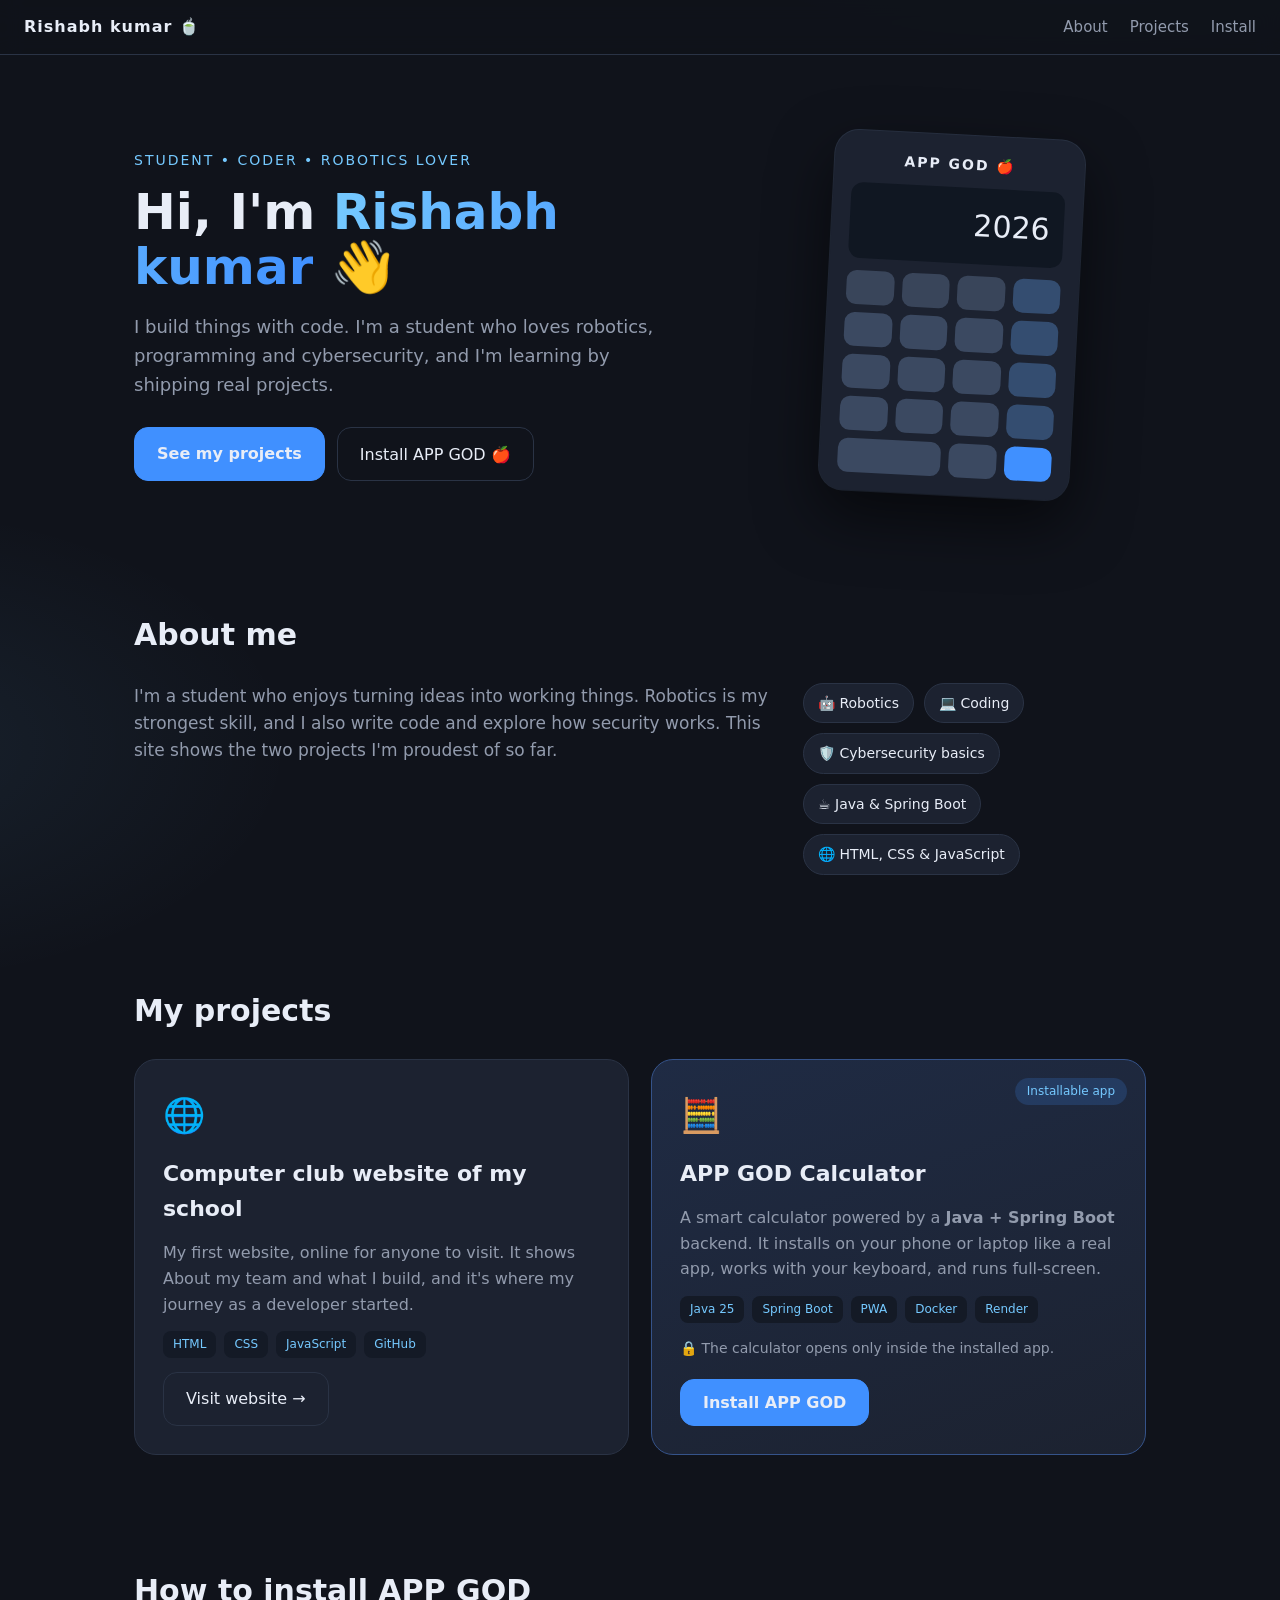
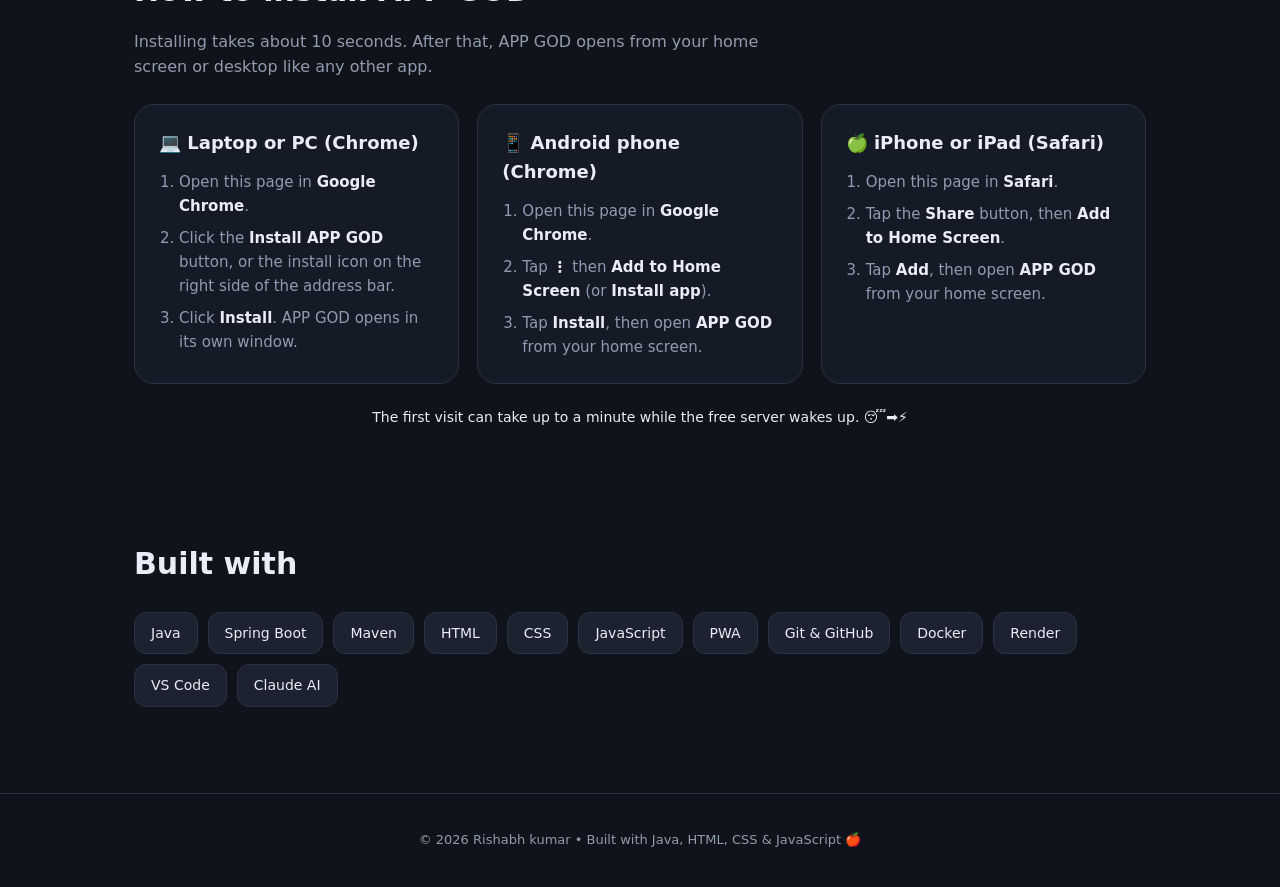
<file: appgod/appgod/src/main/resources/static/index.html>
<!DOCTYPE html>
<html lang="en">
<head>
    <meta name="google-site-verification" content="sBvg-jX2W279vRRTspuFR_iSetJzJ4aBcjgXjN8yRxI" />
    <meta charset="UTF-8">
    <meta name="viewport" content="width=device-width, initial-scale=1.0">
    <title>APP GOD Calculator | Installable Java Calculator App by Hacker 101</title>
    <meta name="description" content="Hi, I'm Rishabh kumar, a student who loves coding, robotics and cybersecurity. Explore my personal portfolio website and install APP GOD, my Java-powered calculator app.">
    <meta name="theme-color" content="#10131b">
    <link rel="canonical" href="https://appgod.onrender.com/">
    <meta property="og:title" content="Rishabh kumar | Student Developer">
    <meta property="og:description" content="My portfolio website and APP GOD, a Java-powered installable calculator app.">
    <meta property="og:type" content="website">
    <link rel="manifest" href="manifest.json">
    <link rel="icon" href="icon-192.png">
    <link rel="apple-touch-icon" href="icon-192.png">
    <link rel="stylesheet" href="site.css">
</head>
<body>

<header class="nav">
    <a class="brand" href="#top">Rishabh kumar <span>🍵</span></a>
    <nav>
        <a href="#about">About</a>
        <a href="#projects">Projects</a>
        <a href="#install">Install</a>
    </nav>
</header>

<main id="top">

    <!-- HERO -->
    <section class="hero">
        <div class="hero-text">
            <p class="eyebrow">Student • Coder • Robotics lover</p>
            <h1>Hi, I'm <span class="grad">Rishabh kumar</span> 👋</h1>
            <p class="lead">I build things with code. I'm a student who loves robotics, programming and cybersecurity, and I'm learning by shipping real projects.</p>
            <div class="actions">
                <a class="btn primary" href="#projects">See my projects</a>
                <button class="btn ghost" id="heroInstall" type="button">Install APP GOD 🍎</button>
            </div>
        </div>

        <div class="hero-visual" aria-hidden="true">
            <div class="mini-calc">
                <div class="mini-title">APP GOD 🍎</div>
                <div class="mini-display">2026</div>
                <div class="mini-grid">
                    <i class="s"></i><i class="s"></i><i class="s"></i><i class="o"></i>
                    <i></i><i></i><i></i><i class="o"></i>
                    <i></i><i></i><i></i><i class="o"></i>
                    <i></i><i></i><i></i><i class="o"></i>
                    <i class="z"></i><i></i><i class="e"></i>
                </div>
            </div>
        </div>
    </section>

    <!-- ABOUT -->
    <section id="about" class="section">
        <h2>About me</h2>
        <div class="about-grid">
            <p>I'm a student who enjoys turning ideas into working things. Robotics is my strongest skill, and I also write code and explore how security works. This site shows the two projects I'm proudest of so far.</p>
            <ul class="skills">
                <li>🤖 Robotics</li>
                <li>💻 Coding</li>
                <li>🛡️ Cybersecurity basics</li>
                <li>☕ Java & Spring Boot</li>
                <li>🌐 HTML, CSS & JavaScript</li>
            </ul>
        </div>
    </section>

    <!-- PROJECTS -->
    <section id="projects" class="section">
        <h2>My projects</h2>
        <div class="cards">

            <article class="card">
                <div class="card-icon">🌐</div>
                <h3>Computer club website of my school</h3>
                <p>My first website, online for anyone to visit. It shows About my team and what I build, and it's where my journey as a developer started.</p>
                <ul class="tags"><li>HTML</li><li>CSS</li><li>JavaScript</li><li>GitHub</li></ul>
                <a class="btn ghost" id="portfolioLink" href="https://renuyadavdob1991-lab.github.io/Computer-club-website/#projects" target="_blank" rel="noopener">Visit website →</a>
            </article>

            <article class="card featured">
                <div class="badge">Installable app</div>
                <div class="card-icon">🧮</div>
                <h3>APP GOD Calculator</h3>
                <p>A smart calculator powered by a <strong>Java + Spring Boot</strong> backend. It installs on your phone or laptop like a real app, works with your keyboard, and runs full-screen.</p>
                <ul class="tags"><li>Java 25</li><li>Spring Boot</li><li>PWA</li><li>Docker</li><li>Render</li></ul>
                <p class="note">🔒 The calculator opens only inside the installed app.</p>
                <div class="actions">
                    <button class="btn primary" id="cardInstall" type="button">Install APP GOD</button>
                    <a class="btn ghost" id="openCalc" href="calculator.html" hidden>Open calculator</a>
                </div>
            </article>

        </div>
    </section>

    <!-- INSTALL -->
    <section id="install" class="section">
        <h2>How to install APP GOD</h2>
        <p class="sub" id="installMsg">Installing takes about 10 seconds. After that, APP GOD opens from your home screen or desktop like any other app.</p>
        <div class="steps">
            <div class="step-box">
                <h3>💻 Laptop or PC (Chrome)</h3>
                <ol>
                    <li>Open this page in <strong>Google Chrome</strong>.</li>
                    <li>Click the <strong>Install APP GOD</strong> button, or the install icon on the right side of the address bar.</li>
                    <li>Click <strong>Install</strong>. APP GOD opens in its own window.</li>
                </ol>
            </div>
            <div class="step-box">
                <h3>📱 Android phone (Chrome)</h3>
                <ol>
                    <li>Open this page in <strong>Google Chrome</strong>.</li>
                    <li>Tap <strong>⋮</strong> then <strong>Add to Home Screen</strong> (or <strong>Install app</strong>).</li>
                    <li>Tap <strong>Install</strong>, then open <strong>APP GOD</strong> from your home screen.</li>
                </ol>
            </div>
            <div class="step-box">
                <h3>🍏 iPhone or iPad (Safari)</h3>
                <ol>
                    <li>Open this page in <strong>Safari</strong>.</li>
                    <li>Tap the <strong>Share</strong> button, then <strong>Add to Home Screen</strong>.</li>
                    <li>Tap <strong>Add</strong>, then open <strong>APP GOD</strong> from your home screen.</li>
                </ol>
            </div>
        </div>
        <p class="note center">The first visit can take up to a minute while the free server wakes up. 😴➡️⚡</p>
    </section>

    <!-- BUILT WITH -->
    <section class="section">
        <h2>Built with</h2>
        <ul class="chips">
            <li>Java</li><li>Spring Boot</li><li>Maven</li><li>HTML</li><li>CSS</li><li>JavaScript</li>
            <li>PWA</li><li>Git & GitHub</li><li>Docker</li><li>Render</li><li>VS Code</li><li>Claude AI</li>
        </ul>
    </section>

</main>

<footer class="foot">
    <p>© 2026 Rishabh kumar • Built with Java, HTML, CSS & JavaScript 🍎</p>
</footer>

<script src="site.js"></script>
</body>
</html>
</file>
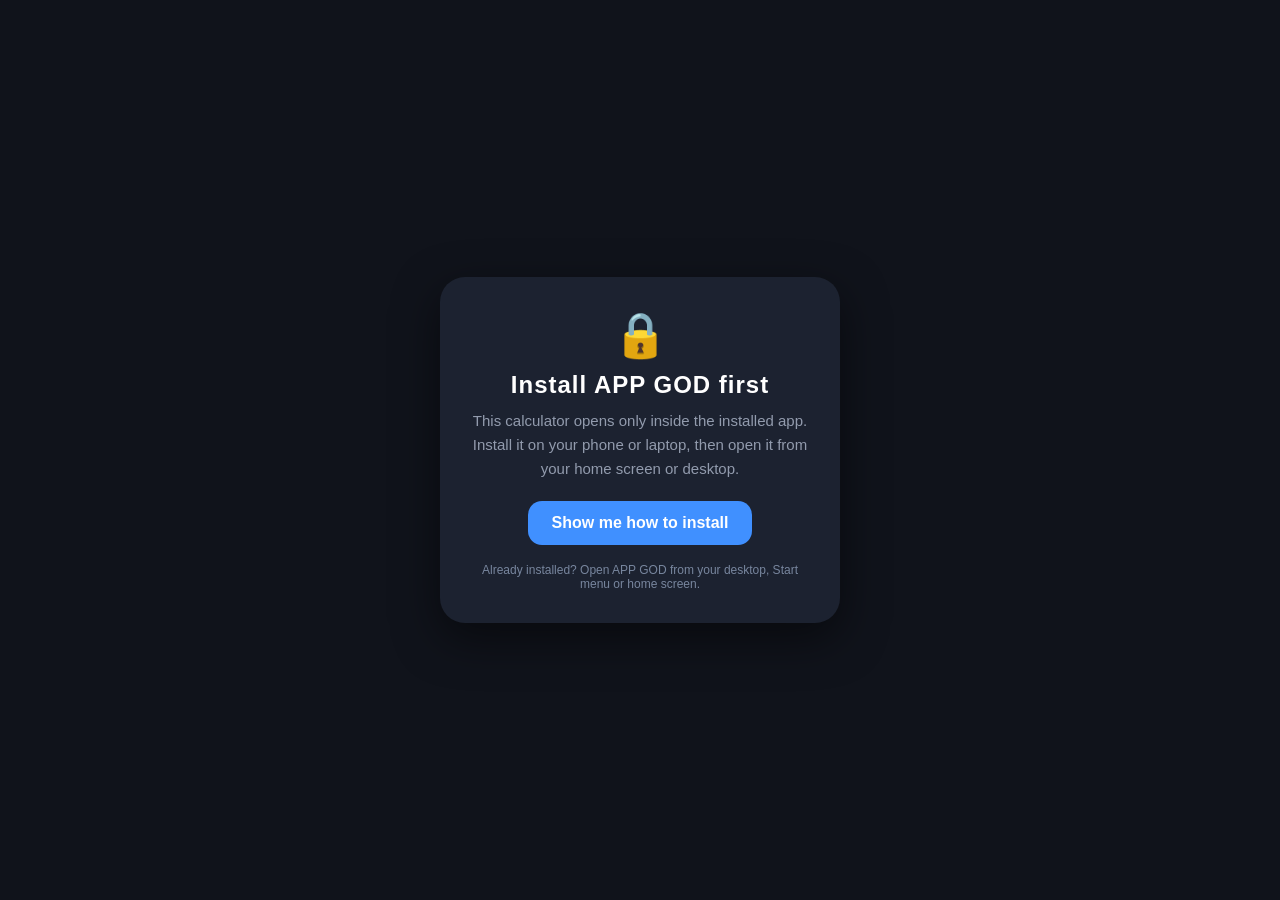
<file: appgod/appgod/src/main/resources/static/calculator.html>
<!DOCTYPE html>

<html lang="en">
<head>
    <meta charset="UTF-8">
    <meta name="viewport" content="width=device-width, initial-scale=1.0">
    <title>APP GOD | Calculator</title>
    <meta name="robots" content="noindex">
    <meta name="theme-color" content="#10131b">
    <link rel="manifest" href="manifest.json">
    <link rel="icon" href="icon-192.png">
    <link rel="apple-touch-icon" href="icon-192.png">
    <link rel="stylesheet" href="style.css">
    <script src="gate.js"></script>
    <style>
        /* lock screen: only visible when the app is not installed */
        #lock { display: none; }
        html.locked .calculator { display: none; }
        html.locked #lock { display: block; }

        #lock {
            width: 100%;
            max-width: 400px;
            padding: 32px 26px;
            border-radius: 25px;
            background: #1c2230;
            box-shadow: 0 15px 45px rgba(0, 0, 0, 0.5);
            text-align: center;
        }

        #lock .lock-icon { font-size: 44px; margin-bottom: 10px; }
        #lock h1 { font-size: 24px; letter-spacing: 1px; margin-bottom: 10px; }
        #lock p { color: #929bad; font-size: 15px; line-height: 1.6; margin-bottom: 20px; }

        #lock a {
            display: inline-block;
            padding: 13px 24px;
            border-radius: 14px;
            background: #4090ff;
            color: white;
            font-weight: 600;
            text-decoration: none;
        }

        #lock small { display: block; margin-top: 18px; color: #78869e; font-size: 12px; }
    </style>
</head>

<body>

<section id="lock">
    <div class="lock-icon">🔒</div>
    <h1>Install APP GOD first</h1>
    <p>This calculator opens only inside the installed app. Install it on your phone or laptop, then open it from your home screen or desktop.</p>
    <a href="/#install">Show me how to install</a>
    <small>Already installed? Open APP GOD from your desktop, Start menu or home screen.</small>
</section>

<main class="calculator">

    <header>
        <h1>APP GOD <span>🍎</span></h1>
        <p>Smart Calculator</p>
    </header>

    <section class="display">
        <div id="previous"></div>
        <div id="current">0</div>
    </section>

    <section class="buttons">
        <button class="special" data-action="clear">AC</button>
        <button class="special" data-action="delete">DEL</button>
        <button class="special" data-action="percent">%</button>
        <button class="operator" data-operation="divide">÷</button>

        <button data-number="7">7</button>
        <button data-number="8">8</button>
        <button data-number="9">9</button>
        <button class="operator" data-operation="multiply">×</button>

        <button data-number="4">4</button>
        <button data-number="5">5</button>
        <button data-number="6">6</button>
        <button class="operator" data-operation="subtract">−</button>

        <button data-number="1">1</button>
        <button data-number="2">2</button>
        <button data-number="3">3</button>
        <button class="operator" data-operation="add">+</button>

        <button class="zero" data-number="0">0</button>
        <button data-number=".">.</button>
        <button class="equals" data-action="calculate">=</button>
    </section>

    <footer>Powered by Rishabh kumar 🍵</footer>

</main>

<script src="script.js"></script>
</body>
</html>
</file>
<file: appgod/appgod/src/main/resources/static/site.css>
:root {
    --bg: #10131b;
    --panel: #1c2230;
    --panel-2: #141a26;
    --line: #2a3345;
    --text: #e8edf7;
    --muted: #929bad;
    --blue: #4090ff;
    --cyan: #75c9ff;
}

* {
    margin: 0;
    padding: 0;
    box-sizing: border-box;
}

html {
    scroll-behavior: smooth;
    scroll-padding-top: 76px;
}

body {
    font-family: system-ui, -apple-system, "Segoe UI", Roboto, Arial, sans-serif;
    background:
        radial-gradient(900px 500px at 85% -10%, rgba(64, 144, 255, 0.18), transparent 60%),
        radial-gradient(700px 400px at -10% 30%, rgba(117, 201, 255, 0.08), transparent 60%),
        var(--bg);
    color: var(--text);
    line-height: 1.6;
}

a { color: inherit; text-decoration: none; }
ul { list-style: none; }

/* NAV */
.nav {
    position: sticky;
    top: 0;
    z-index: 10;
    display: flex;
    justify-content: space-between;
    align-items: center;
    padding: 14px 24px;
    background: rgba(16, 19, 27, 0.85);
    backdrop-filter: blur(10px);
    border-bottom: 1px solid var(--line);
}

.brand { font-weight: 700; letter-spacing: 1px; }
.nav nav { display: flex; gap: 22px; }
.nav nav a { color: var(--muted); font-size: 15px; transition: color 0.15s; }
.nav nav a:hover { color: var(--cyan); }

main { max-width: 1060px; margin: 0 auto; padding: 0 24px; }

/* HERO */
.hero {
    display: grid;
    grid-template-columns: 1.2fr 0.8fr;
    gap: 40px;
    align-items: center;
    padding: 80px 0 60px;
}

.eyebrow {
    color: var(--cyan);
    font-size: 14px;
    letter-spacing: 2px;
    text-transform: uppercase;
    margin-bottom: 14px;
}

.hero h1 {
    font-size: clamp(34px, 5vw, 50px);
    line-height: 1.1;
    margin-bottom: 18px;
}

.grad {
    background: linear-gradient(90deg, var(--cyan), var(--blue));
    -webkit-background-clip: text;
    background-clip: text;
    color: transparent;
}

.lead { color: var(--muted); font-size: 18px; max-width: 520px; margin-bottom: 28px; }

.actions { display: flex; flex-wrap: wrap; gap: 12px; }

.btn {
    display: inline-block;
    padding: 13px 22px;
    border-radius: 14px;
    border: 1px solid var(--line);
    font-size: 16px;
    font-family: inherit;
    cursor: pointer;
    color: var(--text);
    background: transparent;
    transition: transform 0.15s, background 0.15s, border-color 0.15s;
}

.btn[hidden] { display: none; }
.btn:hover { transform: translateY(-2px); border-color: var(--cyan); }
.btn.primary { background: var(--blue); border-color: var(--blue); font-weight: 600; }
.btn.primary:hover { background: #5aa0ff; }
.btn.ghost:hover { background: rgba(117, 201, 255, 0.08); }

/* MINI CALCULATOR */
.hero-visual { display: flex; justify-content: center; }

.mini-calc {
    width: 250px;
    padding: 18px;
    border-radius: 24px;
    background: var(--panel);
    box-shadow: 0 25px 60px rgba(0, 0, 0, 0.55), 0 0 0 1px var(--line);
    transform: rotate(3deg);
}

.mini-title { text-align: center; font-weight: 700; letter-spacing: 2px; font-size: 14px; margin-bottom: 12px; }

.mini-display {
    background: #101722;
    border-radius: 12px;
    padding: 14px;
    text-align: right;
    font-size: 30px;
    margin-bottom: 12px;
}

.mini-grid { display: grid; grid-template-columns: repeat(4, 1fr); gap: 8px; }
.mini-grid i { height: 34px; border-radius: 10px; background: #3b4961; }
.mini-grid i.s { background: #39455a; }
.mini-grid i.o { background: #344d70; }
.mini-grid i.z { grid-column: span 2; }
.mini-grid i.e { background: var(--blue); }

/* SECTIONS */
.section { padding: 56px 0; }
.section h2 { font-size: 30px; margin-bottom: 24px; }
.sub { color: var(--muted); margin: -10px 0 24px; max-width: 640px; }

.about-grid { display: grid; grid-template-columns: 1.3fr 0.7fr; gap: 32px; align-items: start; }
.about-grid p { color: var(--muted); font-size: 17px; }

.skills { display: flex; flex-wrap: wrap; gap: 10px; }
.skills li {
    padding: 8px 14px;
    border-radius: 999px;
    background: var(--panel);
    border: 1px solid var(--line);
    font-size: 14px;
}

/* CARDS */
.cards { display: grid; grid-template-columns: repeat(2, 1fr); gap: 22px; }

.card {
    position: relative;
    display: flex;
    flex-direction: column;
    gap: 14px;
    padding: 28px;
    border-radius: 22px;
    background: var(--panel);
    border: 1px solid var(--line);
    transition: transform 0.2s, border-color 0.2s;
}

.card:hover { transform: translateY(-4px); border-color: var(--cyan); }
.card.featured { background: linear-gradient(160deg, #1f2b44, var(--panel)); border-color: #35538a; }
.card .btn { align-self: flex-start; margin-top: auto; }
.card .actions { margin-top: auto; }
.card-icon { font-size: 34px; }
.card h3 { font-size: 22px; }
.card p { color: var(--muted); }

.badge {
    position: absolute;
    top: 18px;
    right: 18px;
    padding: 4px 12px;
    border-radius: 999px;
    background: rgba(64, 144, 255, 0.18);
    color: var(--cyan);
    font-size: 12px;
}

.tags { display: flex; flex-wrap: wrap; gap: 8px; }
.tags li { font-size: 12px; padding: 4px 10px; border-radius: 8px; background: var(--panel-2); color: var(--cyan); }

.note { font-size: 14px; }
.note.center { text-align: center; margin-top: 22px; }

/* INSTALL STEPS */
.steps { display: grid; grid-template-columns: repeat(3, 1fr); gap: 18px; }

.step-box {
    padding: 24px;
    border-radius: 20px;
    background: var(--panel-2);
    border: 1px solid var(--line);
}

.step-box h3 { font-size: 18px; margin-bottom: 12px; }
.step-box ol { padding-left: 20px; color: var(--muted); font-size: 15px; display: grid; gap: 8px; }
.step-box strong { color: var(--text); }

#install.flash .steps { animation: flash 1.2s ease; }
@keyframes flash {
    0%, 100% { box-shadow: none; }
    40% { box-shadow: 0 0 0 3px var(--blue); border-radius: 20px; }
}

/* CHIPS + FOOTER */
.chips { display: flex; flex-wrap: wrap; gap: 10px; }
.chips li { padding: 9px 16px; border-radius: 12px; background: var(--panel); border: 1px solid var(--line); font-size: 14px; }

.foot { text-align: center; padding: 36px 24px; color: var(--muted); font-size: 13px; border-top: 1px solid var(--line); margin-top: 30px; }

/* MOBILE */
@media (max-width: 820px) {
    .hero { grid-template-columns: 1fr; padding-top: 48px; gap: 30px; }
    .hero-visual { order: -1; }
    .mini-calc { width: 210px; }
    .about-grid, .cards, .steps { grid-template-columns: 1fr; }
    .nav { padding: 12px 16px; }
    .nav nav { gap: 14px; }
    main { padding: 0 16px; }
}

@media (prefers-reduced-motion: reduce) {
    * { animation: none !important; transition: none !important; scroll-behavior: auto !important; }
}
</file>
<file: appgod/appgod/src/main/resources/static/style.css>
* {
    margin: 0;
    padding: 0;
    box-sizing: border-box;
    font-family: Arial, sans-serif;
}

body {
    min-height: 100vh;
    display: flex;
    justify-content: center;
    align-items: center;
    background: #10131b;
    color: white;
    padding: 20px;
}

.calculator {
    width: 100%;
    max-width: 370px;
    padding: 25px;
    border-radius: 25px;
    background: #1c2230;
    box-shadow: 0 15px 45px rgba(0, 0, 0, 0.5);
}

header {
    text-align: center;
    margin-bottom: 25px;
}

header h1 {
    font-size: 27px;
    letter-spacing: 2px;
}

header h1 span {
    font-size: 23px;
}

header p {
    color: #929bad;
    margin-top: 7px;
    font-size: 13px;
}

.display {
    background: #101722;
    padding: 20px;
    border-radius: 15px;
    min-height: 105px;
    margin-bottom: 20px;
    text-align: right;
    overflow: hidden;
}

#previous {
    color: #8994a8;
    min-height: 22px;
    font-size: 15px;
}

#current {
    font-size: 36px;
    margin-top: 8px;
    overflow-wrap: anywhere;
}

.buttons {
    display: grid;
    grid-template-columns: repeat(4, 1fr);
    gap: 11px;
}

button {
    height: 65px;
    border: none;
    border-radius: 14px;
    background: #2a3345;
    color: white;
    font-size: 21px;
    cursor: pointer;
    transition: 0.15s;
}

button:hover {
    background: #3b4961;
}

button:active {
    transform: scale(0.94);
}

.special {
    background: #39455a;
    color: #75c9ff;
}

.operator {
    background: #344d70;
    color: #8dc8ff;
}

.equals {
    background: #2777e8;
    font-weight: bold;
}

.equals:hover {
    background: #4090ff;
}

.zero {
    grid-column: span 2;
}

footer {
    text-align: center;
    margin-top: 22px;
    color: #78869e;
    font-size: 11px;
}
button.pressed {
    transform: scale(0.94);
    filter: brightness(1.4);
}
</file>
